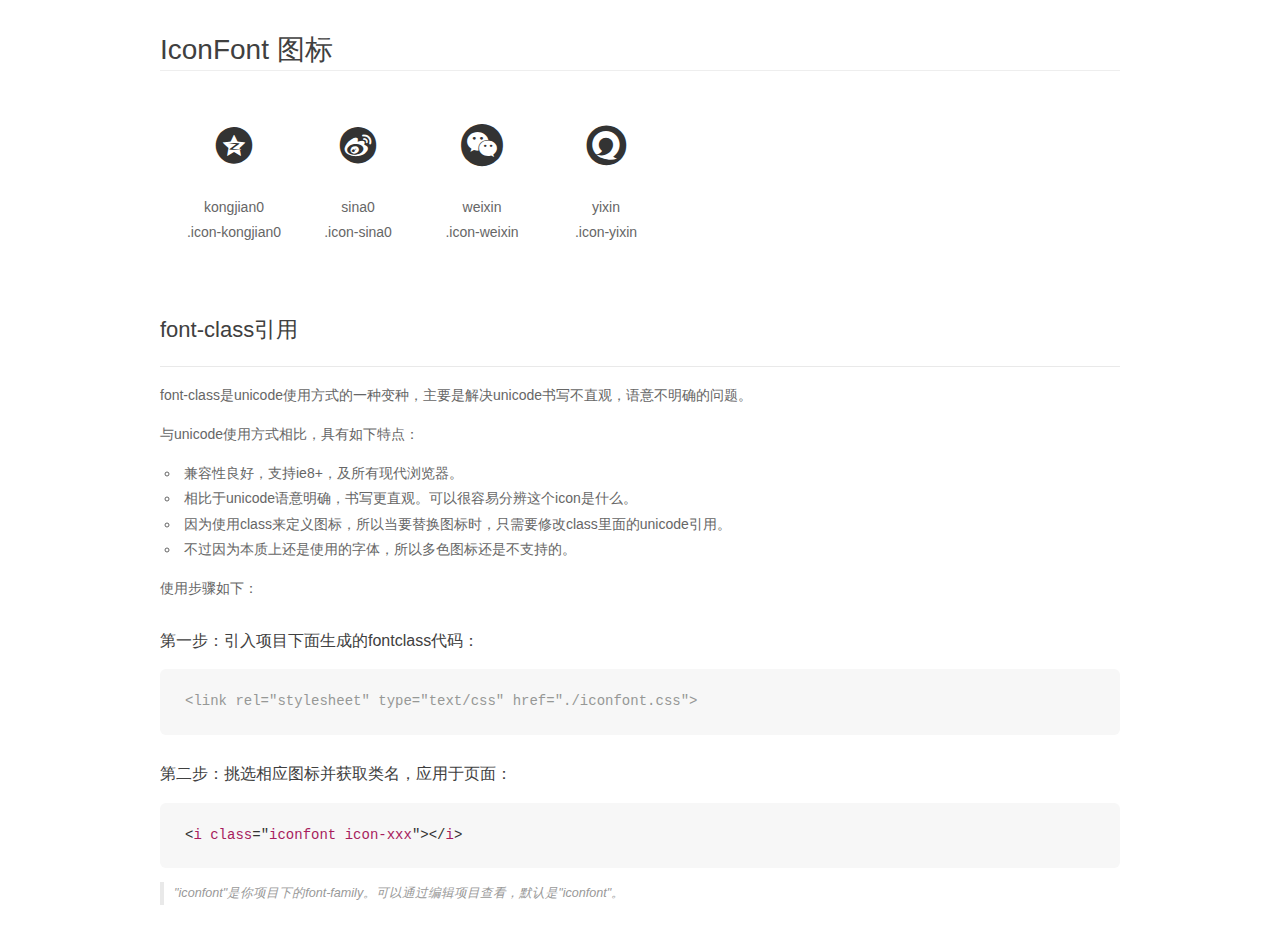
<file: iconfont/demo_fontclass.html>
<!DOCTYPE html>
<html>
<head>
    <meta charset="utf-8"/>
    <title>IconFont</title>
    <link rel="stylesheet" href="demo.css">
    <link rel="stylesheet" href="iconfont.css">
</head>
<body>
    <div class="main markdown">
        <h1>IconFont 图标</h1>
        <ul class="icon_lists clear">
            
                <li>
                <i class="icon iconfont icon-kongjian0"></i>
                    <div class="name">kongjian0</div>
                    <div class="fontclass">.icon-kongjian0</div>
                </li>
            
                <li>
                <i class="icon iconfont icon-sina0"></i>
                    <div class="name">sina0</div>
                    <div class="fontclass">.icon-sina0</div>
                </li>
            
                <li>
                <i class="icon iconfont icon-weixin"></i>
                    <div class="name">weixin</div>
                    <div class="fontclass">.icon-weixin</div>
                </li>
            
                <li>
                <i class="icon iconfont icon-yixin"></i>
                    <div class="name">yixin</div>
                    <div class="fontclass">.icon-yixin</div>
                </li>
            
        </ul>

        <h2 id="font-class-">font-class引用</h2>
        <hr>

        <p>font-class是unicode使用方式的一种变种，主要是解决unicode书写不直观，语意不明确的问题。</p>
        <p>与unicode使用方式相比，具有如下特点：</p>
        <ul>
        <li>兼容性良好，支持ie8+，及所有现代浏览器。</li>
        <li>相比于unicode语意明确，书写更直观。可以很容易分辨这个icon是什么。</li>
        <li>因为使用class来定义图标，所以当要替换图标时，只需要修改class里面的unicode引用。</li>
        <li>不过因为本质上还是使用的字体，所以多色图标还是不支持的。</li>
        </ul>
        <p>使用步骤如下：</p>
        <h3 id="-fontclass-">第一步：引入项目下面生成的fontclass代码：</h3>


        <pre><code class="lang-js hljs javascript"><span class="hljs-comment">&lt;link rel="stylesheet" type="text/css" href="./iconfont.css"&gt;</span></code></pre>
        <h3 id="-">第二步：挑选相应图标并获取类名，应用于页面：</h3>
        <pre><code class="lang-css hljs">&lt;<span class="hljs-selector-tag">i</span> <span class="hljs-selector-tag">class</span>="<span class="hljs-selector-tag">iconfont</span> <span class="hljs-selector-tag">icon-xxx</span>"&gt;&lt;/<span class="hljs-selector-tag">i</span>&gt;</code></pre>
        <blockquote>
        <p>"iconfont"是你项目下的font-family。可以通过编辑项目查看，默认是"iconfont"。</p>
        </blockquote>
    </div>
</body>
</html>
</file>
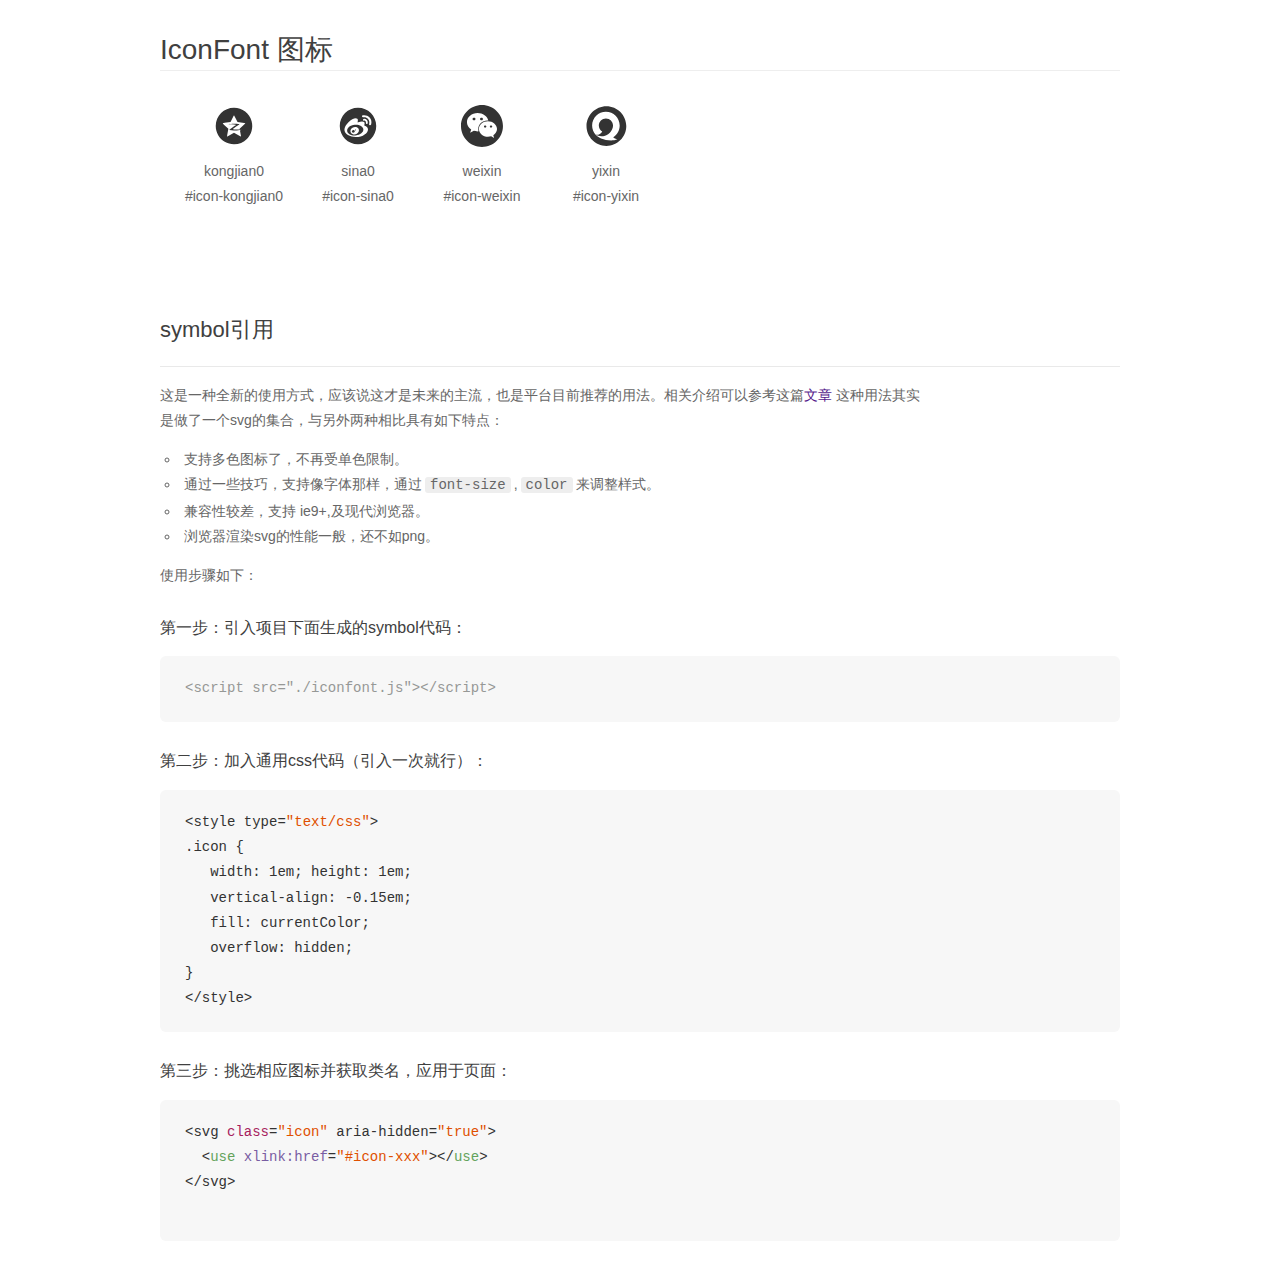
<file: iconfont/demo_symbol.html>
<!DOCTYPE html>
<html>
<head>
    <meta charset="utf-8"/>
    <title>IconFont</title>
    <link rel="stylesheet" href="demo.css">
    <script src="iconfont.js"></script>

    <style type="text/css">
        .icon {
          /* 通过设置 font-size 来改变图标大小 */
          width: 1em; height: 1em;
          /* 图标和文字相邻时，垂直对齐 */
          vertical-align: -0.15em;
          /* 通过设置 color 来改变 SVG 的颜色/fill */
          fill: currentColor;
          /* path 和 stroke 溢出 viewBox 部分在 IE 下会显示
             normalize.css 中也包含这行 */
          overflow: hidden;
        }

    </style>
</head>
<body>
    <div class="main markdown">
        <h1>IconFont 图标</h1>
        <ul class="icon_lists clear">
            
                <li>
                    <svg class="icon" aria-hidden="true">
                        <use xlink:href="#icon-kongjian0"></use>
                    </svg>
                    <div class="name">kongjian0</div>
                    <div class="fontclass">#icon-kongjian0</div>
                </li>
            
                <li>
                    <svg class="icon" aria-hidden="true">
                        <use xlink:href="#icon-sina0"></use>
                    </svg>
                    <div class="name">sina0</div>
                    <div class="fontclass">#icon-sina0</div>
                </li>
            
                <li>
                    <svg class="icon" aria-hidden="true">
                        <use xlink:href="#icon-weixin"></use>
                    </svg>
                    <div class="name">weixin</div>
                    <div class="fontclass">#icon-weixin</div>
                </li>
            
                <li>
                    <svg class="icon" aria-hidden="true">
                        <use xlink:href="#icon-yixin"></use>
                    </svg>
                    <div class="name">yixin</div>
                    <div class="fontclass">#icon-yixin</div>
                </li>
            
        </ul>


        <h2 id="symbol-">symbol引用</h2>
        <hr>

        <p>这是一种全新的使用方式，应该说这才是未来的主流，也是平台目前推荐的用法。相关介绍可以参考这篇<a href="">文章</a>
        这种用法其实是做了一个svg的集合，与另外两种相比具有如下特点：</p>
        <ul>
          <li>支持多色图标了，不再受单色限制。</li>
          <li>通过一些技巧，支持像字体那样，通过<code>font-size</code>,<code>color</code>来调整样式。</li>
          <li>兼容性较差，支持 ie9+,及现代浏览器。</li>
          <li>浏览器渲染svg的性能一般，还不如png。</li>
        </ul>
        <p>使用步骤如下：</p>
        <h3 id="-symbol-">第一步：引入项目下面生成的symbol代码：</h3>
        <pre><code class="lang-js hljs javascript"><span class="hljs-comment">&lt;script src="./iconfont.js"&gt;&lt;/script&gt;</span></code></pre>
        <h3 id="-css-">第二步：加入通用css代码（引入一次就行）：</h3>
        <pre><code class="lang-js hljs javascript">&lt;style type=<span class="hljs-string">"text/css"</span>&gt;
.icon {
   width: <span class="hljs-number">1</span>em; height: <span class="hljs-number">1</span>em;
   vertical-align: <span class="hljs-number">-0.15</span>em;
   fill: currentColor;
   overflow: hidden;
}
&lt;<span class="hljs-regexp">/style&gt;</span></code></pre>
        <h3 id="-">第三步：挑选相应图标并获取类名，应用于页面：</h3>
        <pre><code class="lang-js hljs javascript">&lt;svg <span class="hljs-class"><span class="hljs-keyword">class</span></span>=<span class="hljs-string">"icon"</span> aria-hidden=<span class="hljs-string">"true"</span>&gt;<span class="xml"><span class="hljs-tag">
  &lt;<span class="hljs-name">use</span> <span class="hljs-attr">xlink:href</span>=<span class="hljs-string">"#icon-xxx"</span>&gt;</span><span class="hljs-tag">&lt;/<span class="hljs-name">use</span>&gt;</span>
</span>&lt;<span class="hljs-regexp">/svg&gt;
        </span></code></pre>
    </div>
</body>
</html>
</file>
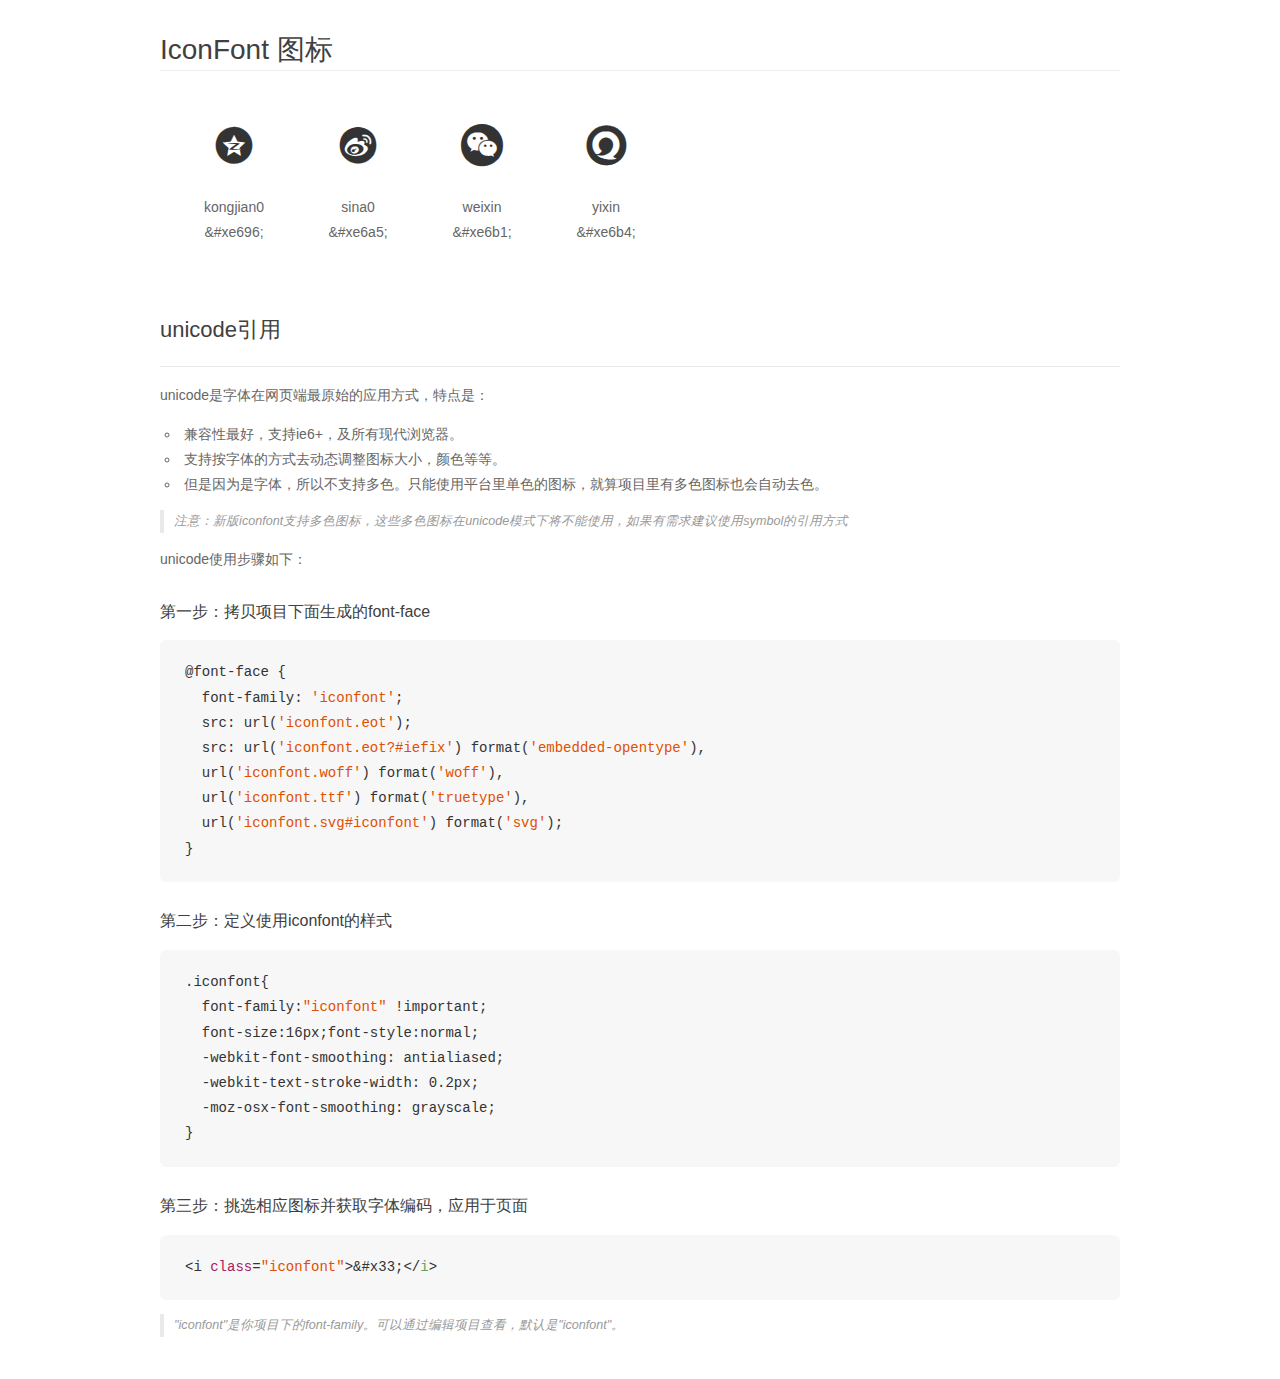
<file: iconfont/demo_unicode.html>
<!DOCTYPE html>
<html>
<head>
    <meta charset="utf-8"/>
    <title>IconFont</title>
    <link rel="stylesheet" href="demo.css">

    <style type="text/css">

        @font-face {font-family: "iconfont";
          src: url('iconfont.eot'); /* IE9*/
          src: url('iconfont.eot#iefix') format('embedded-opentype'), /* IE6-IE8 */
          url('iconfont.woff') format('woff'), /* chrome, firefox */
          url('iconfont.ttf') format('truetype'), /* chrome, firefox, opera, Safari, Android, iOS 4.2+*/
          url('iconfont.svg#iconfont') format('svg'); /* iOS 4.1- */
        }

        .iconfont {
          font-family:"iconfont" !important;
          font-size:16px;
          font-style:normal;
          -webkit-font-smoothing: antialiased;
          -webkit-text-stroke-width: 0.2px;
          -moz-osx-font-smoothing: grayscale;
        }

    </style>
</head>
<body>
    <div class="main markdown">
        <h1>IconFont 图标</h1>
        <ul class="icon_lists clear">
            
                <li>
                <i class="icon iconfont">&#xe696;</i>
                    <div class="name">kongjian0</div>
                    <div class="code">&amp;#xe696;</div>
                </li>
            
                <li>
                <i class="icon iconfont">&#xe6a5;</i>
                    <div class="name">sina0</div>
                    <div class="code">&amp;#xe6a5;</div>
                </li>
            
                <li>
                <i class="icon iconfont">&#xe6b1;</i>
                    <div class="name">weixin</div>
                    <div class="code">&amp;#xe6b1;</div>
                </li>
            
                <li>
                <i class="icon iconfont">&#xe6b4;</i>
                    <div class="name">yixin</div>
                    <div class="code">&amp;#xe6b4;</div>
                </li>
            
        </ul>
        <h2 id="unicode-">unicode引用</h2>
        <hr>

        <p>unicode是字体在网页端最原始的应用方式，特点是：</p>
        <ul>
        <li>兼容性最好，支持ie6+，及所有现代浏览器。</li>
        <li>支持按字体的方式去动态调整图标大小，颜色等等。</li>
        <li>但是因为是字体，所以不支持多色。只能使用平台里单色的图标，就算项目里有多色图标也会自动去色。</li>
        </ul>
        <blockquote>
        <p>注意：新版iconfont支持多色图标，这些多色图标在unicode模式下将不能使用，如果有需求建议使用symbol的引用方式</p>
        </blockquote>
        <p>unicode使用步骤如下：</p>
        <h3 id="-font-face">第一步：拷贝项目下面生成的font-face</h3>
        <pre><code class="lang-js hljs javascript">@font-face {
  font-family: <span class="hljs-string">'iconfont'</span>;
  src: url(<span class="hljs-string">'iconfont.eot'</span>);
  src: url(<span class="hljs-string">'iconfont.eot?#iefix'</span>) format(<span class="hljs-string">'embedded-opentype'</span>),
  url(<span class="hljs-string">'iconfont.woff'</span>) format(<span class="hljs-string">'woff'</span>),
  url(<span class="hljs-string">'iconfont.ttf'</span>) format(<span class="hljs-string">'truetype'</span>),
  url(<span class="hljs-string">'iconfont.svg#iconfont'</span>) format(<span class="hljs-string">'svg'</span>);
}
</code></pre>
        <h3 id="-iconfont-">第二步：定义使用iconfont的样式</h3>
        <pre><code class="lang-js hljs javascript">.iconfont{
  font-family:<span class="hljs-string">"iconfont"</span> !important;
  font-size:<span class="hljs-number">16</span>px;font-style:normal;
  -webkit-font-smoothing: antialiased;
  -webkit-text-stroke-width: <span class="hljs-number">0.2</span>px;
  -moz-osx-font-smoothing: grayscale;
}
</code></pre>
        <h3 id="-">第三步：挑选相应图标并获取字体编码，应用于页面</h3>
        <pre><code class="lang-js hljs javascript">&lt;i <span class="hljs-class"><span class="hljs-keyword">class</span></span>=<span class="hljs-string">"iconfont"</span>&gt;&amp;#x33;<span class="xml"><span class="hljs-tag">&lt;/<span class="hljs-name">i</span>&gt;</span></span></code></pre>

        <blockquote>
        <p>"iconfont"是你项目下的font-family。可以通过编辑项目查看，默认是"iconfont"。</p>
        </blockquote>
    </div>


</body>
</html>
</file>
<file: iconfont/iconfont.css>
@font-face {font-family: "iconfont";
  src: url('iconfont.eot?t=1509680774597'); /* IE9*/
  src: url('iconfont.eot?t=1509680774597#iefix') format('embedded-opentype'), /* IE6-IE8 */
  url('[data-uri]') format('woff'),
  url('iconfont.ttf?t=1509680774597') format('truetype'), /* chrome, firefox, opera, Safari, Android, iOS 4.2+*/
  url('iconfont.svg?t=1509680774597#iconfont') format('svg'); /* iOS 4.1- */
}

.iconfont {
  font-family:"iconfont" !important;
  font-size:16px;
  font-style:normal;
  -webkit-font-smoothing: antialiased;
  -moz-osx-font-smoothing: grayscale;
}

.icon-kongjian0:before { content: "\e696"; }

.icon-sina0:before { content: "\e6a5"; }

.icon-weixin:before { content: "\e6b1"; }

.icon-yixin:before { content: "\e6b4"; }
</file>
<file: iconfont/demo.css>
*{margin: 0;padding: 0;list-style: none;}
/*
KISSY CSS Reset
理念：1. reset 的目的不是清除浏览器的默认样式，这仅是部分工作。清除和重置是紧密不可分的。
2. reset 的目的不是让默认样式在所有浏览器下一致，而是减少默认样式有可能带来的问题。
3. reset 期望提供一套普适通用的基础样式。但没有银弹，推荐根据具体需求，裁剪和修改后再使用。
特色：1. 适应中文；2. 基于最新主流浏览器。
维护：玉伯<lifesinger@gmail.com>, 正淳<ragecarrier@gmail.com>
 */

/** 清除内外边距 **/
body, h1, h2, h3, h4, h5, h6, hr, p, blockquote, /* structural elements 结构元素 */
dl, dt, dd, ul, ol, li, /* list elements 列表元素 */
pre, /* text formatting elements 文本格式元素 */
form, fieldset, legend, button, input, textarea, /* form elements 表单元素 */
th, td /* table elements 表格元素 */ {
  margin: 0;
  padding: 0;
}

/** 设置默认字体 **/
body,
button, input, select, textarea /* for ie */ {
  font: 12px/1.5 tahoma, arial, \5b8b\4f53, sans-serif;
}
h1, h2, h3, h4, h5, h6 { font-size: 100%; }
address, cite, dfn, em, var { font-style: normal; } /* 将斜体扶正 */
code, kbd, pre, samp { font-family: courier new, courier, monospace; } /* 统一等宽字体 */
small { font-size: 12px; } /* 小于 12px 的中文很难阅读，让 small 正常化 */

/** 重置列表元素 **/
ul, ol { list-style: none; }

/** 重置文本格式元素 **/
a { text-decoration: none; }
a:hover { text-decoration: underline; }


/** 重置表单元素 **/
legend { color: #000; } /* for ie6 */
fieldset, img { border: 0; } /* img 搭车：让链接里的 img 无边框 */
button, input, select, textarea { font-size: 100%; } /* 使得表单元素在 ie 下能继承字体大小 */
/* 注：optgroup 无法扶正 */

/** 重置表格元素 **/
table { border-collapse: collapse; border-spacing: 0; }

/* 清除浮动 */
.ks-clear:after, .clear:after {
  content: '\20';
  display: block;
  height: 0;
  clear: both;
}
.ks-clear, .clear {
  *zoom: 1;
}

.main {
  padding: 30px 100px;
width: 960px;
margin: 0 auto;
}
.main h1{font-size:36px; color:#333; text-align:left;margin-bottom:30px; border-bottom: 1px solid #eee;}

.helps{margin-top:40px;}
.helps pre{
  padding:20px;
  margin:10px 0;
  border:solid 1px #e7e1cd;
  background-color: #fffdef;
  overflow: auto;
}

.icon_lists{
  width: 100% !important;

}

.icon_lists li{
  float:left;
  width: 100px;
  height:180px;
  text-align: center;
  list-style: none !important;
}
.icon_lists .icon{
  font-size: 42px;
  line-height: 100px;
  margin: 10px 0;
  color:#333;
  -webkit-transition: font-size 0.25s ease-out 0s;
  -moz-transition: font-size 0.25s ease-out 0s;
  transition: font-size 0.25s ease-out 0s;

}
.icon_lists .icon:hover{
  font-size: 100px;
}



.markdown {
  color: #666;
  font-size: 14px;
  line-height: 1.8;
}

.highlight {
  line-height: 1.5;
}

.markdown img {
  vertical-align: middle;
  max-width: 100%;
}

.markdown h1 {
  color: #404040;
  font-weight: 500;
  line-height: 40px;
  margin-bottom: 24px;
}

.markdown h2,
.markdown h3,
.markdown h4,
.markdown h5,
.markdown h6 {
  color: #404040;
  margin: 1.6em 0 0.6em 0;
  font-weight: 500;
  clear: both;
}

.markdown h1 {
  font-size: 28px;
}

.markdown h2 {
  font-size: 22px;
}

.markdown h3 {
  font-size: 16px;
}

.markdown h4 {
  font-size: 14px;
}

.markdown h5 {
  font-size: 12px;
}

.markdown h6 {
  font-size: 12px;
}

.markdown hr {
  height: 1px;
  border: 0;
  background: #e9e9e9;
  margin: 16px 0;
  clear: both;
}

.markdown p,
.markdown pre {
  margin: 1em 0;
}

.markdown > p,
.markdown > blockquote,
.markdown > .highlight,
.markdown > ol,
.markdown > ul {
  width: 80%;
}

.markdown ul > li {
  list-style: circle;
}

.markdown > ul li,
.markdown blockquote ul > li {
  margin-left: 20px;
  padding-left: 4px;
}

.markdown > ul li p,
.markdown > ol li p {
  margin: 0.6em 0;
}

.markdown ol > li {
  list-style: decimal;
}

.markdown > ol li,
.markdown blockquote ol > li {
  margin-left: 20px;
  padding-left: 4px;
}

.markdown code {
  margin: 0 3px;
  padding: 0 5px;
  background: #eee;
  border-radius: 3px;
}

.markdown pre {
  border-radius: 6px;
  background: #f7f7f7;
  padding: 20px;
}

.markdown pre code {
  border: none;
  background: #f7f7f7;
  margin: 0;
}

.markdown strong,
.markdown b {
  font-weight: 600;
}

.markdown > table {
  border-collapse: collapse;
  border-spacing: 0px;
  empty-cells: show;
  border: 1px solid #e9e9e9;
  width: 95%;
  margin-bottom: 24px;
}

.markdown > table th {
  white-space: nowrap;
  color: #333;
  font-weight: 600;

}

.markdown > table th,
.markdown > table td {
  border: 1px solid #e9e9e9;
  padding: 8px 16px;
  text-align: left;
}

.markdown > table th {
  background: #F7F7F7;
}

.markdown blockquote {
  font-size: 90%;
  color: #999;
  border-left: 4px solid #e9e9e9;
  padding-left: 0.8em;
  margin: 1em 0;
  font-style: italic;
}

.markdown blockquote p {
  margin: 0;
}

.markdown .anchor {
  opacity: 0;
  transition: opacity 0.3s ease;
  margin-left: 8px;
}

.markdown .waiting {
  color: #ccc;
}

.markdown h1:hover .anchor,
.markdown h2:hover .anchor,
.markdown h3:hover .anchor,
.markdown h4:hover .anchor,
.markdown h5:hover .anchor,
.markdown h6:hover .anchor {
  opacity: 1;
  display: inline-block;
}

.markdown > br,
.markdown > p > br {
  clear: both;
}


.hljs {
  display: block;
  background: white;
  padding: 0.5em;
  color: #333333;
  overflow-x: auto;
}

.hljs-comment,
.hljs-meta {
  color: #969896;
}

.hljs-string,
.hljs-variable,
.hljs-template-variable,
.hljs-strong,
.hljs-emphasis,
.hljs-quote {
  color: #df5000;
}

.hljs-keyword,
.hljs-selector-tag,
.hljs-type {
  color: #a71d5d;
}

.hljs-literal,
.hljs-symbol,
.hljs-bullet,
.hljs-attribute {
  color: #0086b3;
}

.hljs-section,
.hljs-name {
  color: #63a35c;
}

.hljs-tag {
  color: #333333;
}

.hljs-title,
.hljs-attr,
.hljs-selector-id,
.hljs-selector-class,
.hljs-selector-attr,
.hljs-selector-pseudo {
  color: #795da3;
}

.hljs-addition {
  color: #55a532;
  background-color: #eaffea;
}

.hljs-deletion {
  color: #bd2c00;
  background-color: #ffecec;
}

.hljs-link {
  text-decoration: underline;
}

pre{
  background: #fff;
}
</file>
